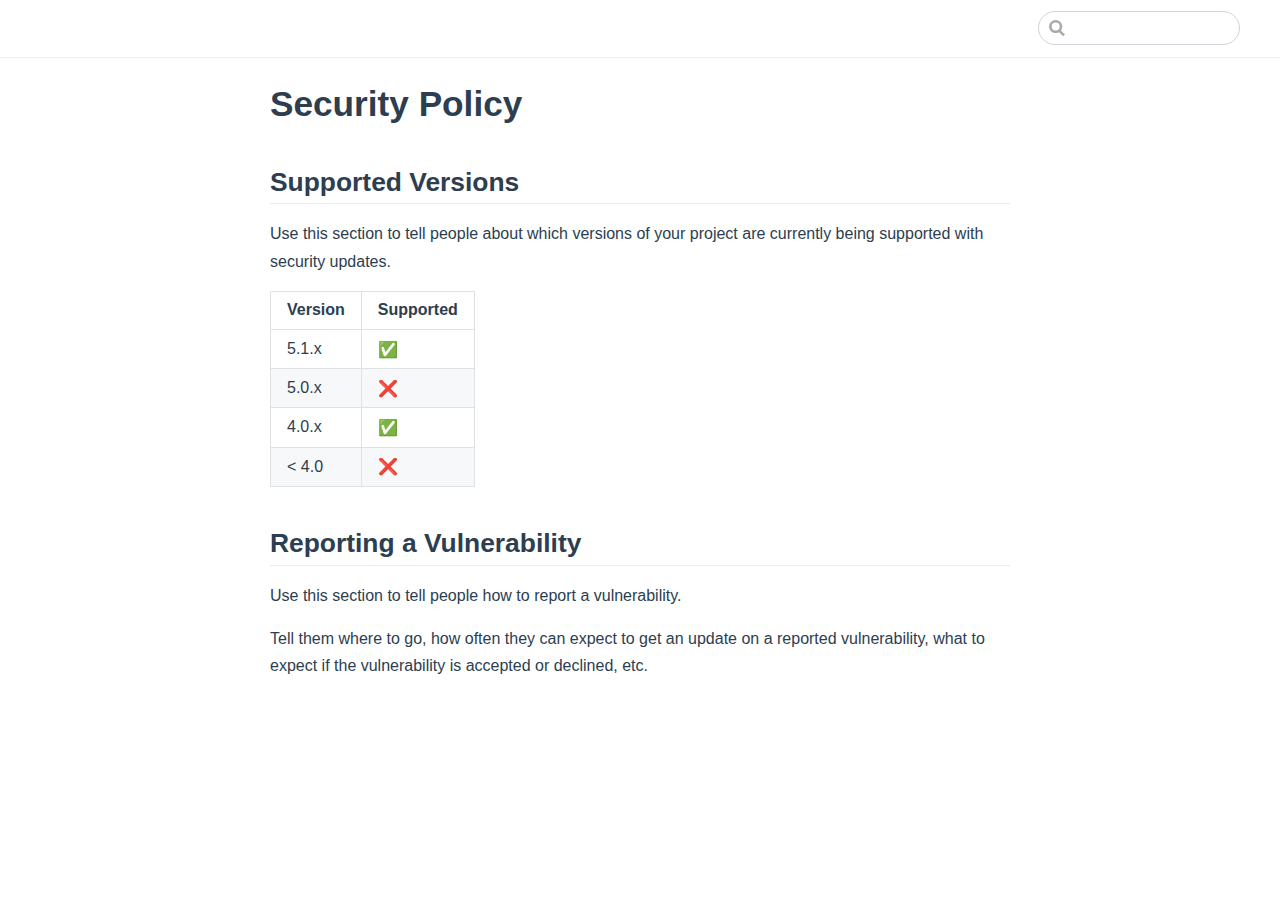
<file: SECURITY.html>
<!DOCTYPE html>
<html lang="en-US">
  <head>
    <meta charset="utf-8">
    <meta name="viewport" content="width=device-width,initial-scale=1">
    <title>Security Policy</title>
    <meta name="generator" content="VuePress 1.9.7">
    
    <meta name="description" content="">
    
    <link rel="preload" href="/assets/css/0.styles.d63953be.css" as="style"><link rel="preload" href="/assets/js/app.9c9da293.js" as="script"><link rel="preload" href="/assets/js/2.450ca679.js" as="script"><link rel="preload" href="/assets/js/8.4580e37e.js" as="script"><link rel="prefetch" href="/assets/js/3.7da12f20.js"><link rel="prefetch" href="/assets/js/4.c7616574.js"><link rel="prefetch" href="/assets/js/5.242cdde4.js"><link rel="prefetch" href="/assets/js/6.d9f9490d.js"><link rel="prefetch" href="/assets/js/7.de110afe.js">
    <link rel="stylesheet" href="/assets/css/0.styles.d63953be.css">
  </head>
  <body>
    <div id="app" data-server-rendered="true"><div class="theme-container no-sidebar"><header class="navbar"><div class="sidebar-button"><svg xmlns="http://www.w3.org/2000/svg" aria-hidden="true" role="img" viewBox="0 0 448 512" class="icon"><path fill="currentColor" d="M436 124H12c-6.627 0-12-5.373-12-12V80c0-6.627 5.373-12 12-12h424c6.627 0 12 5.373 12 12v32c0 6.627-5.373 12-12 12zm0 160H12c-6.627 0-12-5.373-12-12v-32c0-6.627 5.373-12 12-12h424c6.627 0 12 5.373 12 12v32c0 6.627-5.373 12-12 12zm0 160H12c-6.627 0-12-5.373-12-12v-32c0-6.627 5.373-12 12-12h424c6.627 0 12 5.373 12 12v32c0 6.627-5.373 12-12 12z"></path></svg></div> <a href="/" class="home-link router-link-active"></a> <div class="links"><div class="search-box"><input aria-label="Search" autocomplete="off" spellcheck="false" value=""> <!----></div> <!----></div></header> <div class="sidebar-mask"></div> <aside class="sidebar"><!---->  <!----> </aside> <main class="page"> <div class="theme-default-content content__default"><h1 id="security-policy"><a href="#security-policy" class="header-anchor">#</a> Security Policy</h1> <h2 id="supported-versions"><a href="#supported-versions" class="header-anchor">#</a> Supported Versions</h2> <p>Use this section to tell people about which versions of your project are
currently being supported with security updates.</p> <table><thead><tr><th>Version</th> <th>Supported</th></tr></thead> <tbody><tr><td>5.1.x</td> <td>✅</td></tr> <tr><td>5.0.x</td> <td>❌</td></tr> <tr><td>4.0.x</td> <td>✅</td></tr> <tr><td>&lt; 4.0</td> <td>❌</td></tr></tbody></table> <h2 id="reporting-a-vulnerability"><a href="#reporting-a-vulnerability" class="header-anchor">#</a> Reporting a Vulnerability</h2> <p>Use this section to tell people how to report a vulnerability.</p> <p>Tell them where to go, how often they can expect to get an update on a
reported vulnerability, what to expect if the vulnerability is accepted or
declined, etc.</p></div> <footer class="page-edit"><!----> <!----></footer> <!----> </main></div><div class="global-ui"></div></div>
    <script src="/assets/js/app.9c9da293.js" defer></script><script src="/assets/js/2.450ca679.js" defer></script><script src="/assets/js/8.4580e37e.js" defer></script>
  </body>
</html>
</file>
<file: assets/css/0.styles.d63953be.css>
code[class*=language-],pre[class*=language-]{color:#ccc;background:none;font-family:Consolas,Monaco,Andale Mono,Ubuntu Mono,monospace;font-size:1em;text-align:left;white-space:pre;word-spacing:normal;word-break:normal;word-wrap:normal;line-height:1.5;-o-tab-size:4;tab-size:4;-webkit-hyphens:none;hyphens:none}pre[class*=language-]{padding:1em;margin:.5em 0;overflow:auto}:not(pre)>code[class*=language-],pre[class*=language-]{background:#2d2d2d}:not(pre)>code[class*=language-]{padding:.1em;border-radius:.3em;white-space:normal}.token.block-comment,.token.cdata,.token.comment,.token.doctype,.token.prolog{color:#999}.token.punctuation{color:#ccc}.token.attr-name,.token.deleted,.token.namespace,.token.tag{color:#e2777a}.token.function-name{color:#6196cc}.token.boolean,.token.function,.token.number{color:#f08d49}.token.class-name,.token.constant,.token.property,.token.symbol{color:#f8c555}.token.atrule,.token.builtin,.token.important,.token.keyword,.token.selector{color:#cc99cd}.token.attr-value,.token.char,.token.regex,.token.string,.token.variable{color:#7ec699}.token.entity,.token.operator,.token.url{color:#67cdcc}.token.bold,.token.important{font-weight:700}.token.italic{font-style:italic}.token.entity{cursor:help}.token.inserted{color:green}.theme-default-content code{color:#476582;padding:.25rem .5rem;margin:0;font-size:.85em;background-color:rgba(27,31,35,.05);border-radius:3px}.theme-default-content code .token.deleted{color:#ec5975}.theme-default-content code .token.inserted{color:#3eaf7c}.theme-default-content pre,.theme-default-content pre[class*=language-]{line-height:1.4;padding:1.25rem 1.5rem;margin:.85rem 0;background-color:#282c34;border-radius:6px;overflow:auto}.theme-default-content pre[class*=language-] code,.theme-default-content pre code{color:#fff;padding:0;background-color:transparent;border-radius:0}div[class*=language-]{position:relative;background-color:#282c34;border-radius:6px}div[class*=language-] .highlight-lines{-webkit-user-select:none;user-select:none;padding-top:1.3rem;position:absolute;top:0;left:0;width:100%;line-height:1.4}div[class*=language-] .highlight-lines .highlighted{background-color:rgba(0,0,0,.66)}div[class*=language-] pre,div[class*=language-] pre[class*=language-]{background:transparent;position:relative;z-index:1}div[class*=language-]:before{position:absolute;z-index:3;top:.8em;right:1em;font-size:.75rem;color:hsla(0,0%,100%,.4)}div[class*=language-]:not(.line-numbers-mode) .line-numbers-wrapper{display:none}div[class*=language-].line-numbers-mode .highlight-lines .highlighted{position:relative}div[class*=language-].line-numbers-mode .highlight-lines .highlighted:before{content:" ";position:absolute;z-index:3;left:0;top:0;display:block;width:3.5rem;height:100%;background-color:rgba(0,0,0,.66)}div[class*=language-].line-numbers-mode pre{padding-left:4.5rem;vertical-align:middle}div[class*=language-].line-numbers-mode .line-numbers-wrapper{position:absolute;top:0;width:3.5rem;text-align:center;color:hsla(0,0%,100%,.3);padding:1.25rem 0;line-height:1.4}div[class*=language-].line-numbers-mode .line-numbers-wrapper br{-webkit-user-select:none;user-select:none}div[class*=language-].line-numbers-mode .line-numbers-wrapper .line-number{position:relative;z-index:4;-webkit-user-select:none;user-select:none;font-size:.85em}div[class*=language-].line-numbers-mode:after{content:"";position:absolute;z-index:2;top:0;left:0;width:3.5rem;height:100%;border-radius:6px 0 0 6px;border-right:1px solid rgba(0,0,0,.66);background-color:#282c34}div[class~=language-js]:before{content:"js"}div[class~=language-ts]:before{content:"ts"}div[class~=language-html]:before{content:"html"}div[class~=language-md]:before{content:"md"}div[class~=language-vue]:before{content:"vue"}div[class~=language-css]:before{content:"css"}div[class~=language-sass]:before{content:"sass"}div[class~=language-scss]:before{content:"scss"}div[class~=language-less]:before{content:"less"}div[class~=language-stylus]:before{content:"stylus"}div[class~=language-go]:before{content:"go"}div[class~=language-java]:before{content:"java"}div[class~=language-c]:before{content:"c"}div[class~=language-sh]:before{content:"sh"}div[class~=language-yaml]:before{content:"yaml"}div[class~=language-py]:before{content:"py"}div[class~=language-docker]:before{content:"docker"}div[class~=language-dockerfile]:before{content:"dockerfile"}div[class~=language-makefile]:before{content:"makefile"}div[class~=language-javascript]:before{content:"js"}div[class~=language-typescript]:before{content:"ts"}div[class~=language-markup]:before{content:"html"}div[class~=language-markdown]:before{content:"md"}div[class~=language-json]:before{content:"json"}div[class~=language-ruby]:before{content:"rb"}div[class~=language-python]:before{content:"py"}div[class~=language-bash]:before{content:"sh"}div[class~=language-php]:before{content:"php"}.custom-block .custom-block-title{font-weight:600;margin-bottom:-.4rem}.custom-block.danger,.custom-block.tip,.custom-block.warning{padding:.1rem 1.5rem;border-left-width:.5rem;border-left-style:solid;margin:1rem 0}.custom-block.tip{background-color:#f3f5f7;border-color:#42b983}.custom-block.warning{background-color:rgba(255,229,100,.3);border-color:#e7c000;color:#6b5900}.custom-block.warning .custom-block-title{color:#b29400}.custom-block.warning a{color:#2c3e50}.custom-block.danger{background-color:#ffe6e6;border-color:#c00;color:#4d0000}.custom-block.danger .custom-block-title{color:#900}.custom-block.danger a{color:#2c3e50}.custom-block.details{display:block;position:relative;border-radius:2px;margin:1.6em 0;padding:1.6em;background-color:#eee}.custom-block.details h4{margin-top:0}.custom-block.details figure:last-child,.custom-block.details p:last-child{margin-bottom:0;padding-bottom:0}.custom-block.details summary{outline:none;cursor:pointer}.arrow{display:inline-block;width:0;height:0}.arrow.up{border-bottom:6px solid #ccc}.arrow.down,.arrow.up{border-left:4px solid transparent;border-right:4px solid transparent}.arrow.down{border-top:6px solid #ccc}.arrow.right{border-left:6px solid #ccc}.arrow.left,.arrow.right{border-top:4px solid transparent;border-bottom:4px solid transparent}.arrow.left{border-right:6px solid #ccc}.theme-default-content:not(.custom){max-width:740px;margin:0 auto;padding:2rem 2.5rem}@media (max-width:959px){.theme-default-content:not(.custom){padding:2rem}}@media (max-width:419px){.theme-default-content:not(.custom){padding:1.5rem}}.table-of-contents .badge{vertical-align:middle}body,html{padding:0;margin:0;background-color:#fff}body{font-family:-apple-system,BlinkMacSystemFont,Segoe UI,Roboto,Oxygen,Ubuntu,Cantarell,Fira Sans,Droid Sans,Helvetica Neue,sans-serif;-webkit-font-smoothing:antialiased;-moz-osx-font-smoothing:grayscale;font-size:16px;color:#2c3e50}.page{padding-left:20rem}.navbar{z-index:20;right:0;height:3.6rem;background-color:#fff;box-sizing:border-box;border-bottom:1px solid #eaecef}.navbar,.sidebar-mask{position:fixed;top:0;left:0}.sidebar-mask{z-index:9;width:100vw;height:100vh;display:none}.sidebar{font-size:16px;background-color:#fff;width:20rem;position:fixed;z-index:10;margin:0;top:3.6rem;left:0;bottom:0;box-sizing:border-box;border-right:1px solid #eaecef;overflow-y:auto}.theme-default-content:not(.custom)>:first-child{margin-top:3.6rem}.theme-default-content:not(.custom) a:hover{text-decoration:underline}.theme-default-content:not(.custom) p.demo{padding:1rem 1.5rem;border:1px solid #ddd;border-radius:4px}.theme-default-content:not(.custom) img{max-width:100%}.theme-default-content.custom{padding:0;margin:0}.theme-default-content.custom img{max-width:100%}a{font-weight:500;text-decoration:none}a,p a code{color:#3eaf7c}p a code{font-weight:400}kbd{background:#eee;border:.15rem solid #ddd;border-bottom:.25rem solid #ddd;border-radius:.15rem;padding:0 .15em}blockquote{font-size:1rem;color:#999;border-left:.2rem solid #dfe2e5;margin:1rem 0;padding:.25rem 0 .25rem 1rem}blockquote>p{margin:0}ol,ul{padding-left:1.2em}strong{font-weight:600}h1,h2,h3,h4,h5,h6{font-weight:600;line-height:1.25}.theme-default-content:not(.custom)>h1,.theme-default-content:not(.custom)>h2,.theme-default-content:not(.custom)>h3,.theme-default-content:not(.custom)>h4,.theme-default-content:not(.custom)>h5,.theme-default-content:not(.custom)>h6{margin-top:-3.1rem;padding-top:4.6rem;margin-bottom:0}.theme-default-content:not(.custom)>h1:first-child,.theme-default-content:not(.custom)>h2:first-child,.theme-default-content:not(.custom)>h3:first-child,.theme-default-content:not(.custom)>h4:first-child,.theme-default-content:not(.custom)>h5:first-child,.theme-default-content:not(.custom)>h6:first-child{margin-top:-1.5rem;margin-bottom:1rem}.theme-default-content:not(.custom)>h1:first-child+.custom-block,.theme-default-content:not(.custom)>h1:first-child+p,.theme-default-content:not(.custom)>h1:first-child+pre,.theme-default-content:not(.custom)>h2:first-child+.custom-block,.theme-default-content:not(.custom)>h2:first-child+p,.theme-default-content:not(.custom)>h2:first-child+pre,.theme-default-content:not(.custom)>h3:first-child+.custom-block,.theme-default-content:not(.custom)>h3:first-child+p,.theme-default-content:not(.custom)>h3:first-child+pre,.theme-default-content:not(.custom)>h4:first-child+.custom-block,.theme-default-content:not(.custom)>h4:first-child+p,.theme-default-content:not(.custom)>h4:first-child+pre,.theme-default-content:not(.custom)>h5:first-child+.custom-block,.theme-default-content:not(.custom)>h5:first-child+p,.theme-default-content:not(.custom)>h5:first-child+pre,.theme-default-content:not(.custom)>h6:first-child+.custom-block,.theme-default-content:not(.custom)>h6:first-child+p,.theme-default-content:not(.custom)>h6:first-child+pre{margin-top:2rem}h1:focus .header-anchor,h1:hover .header-anchor,h2:focus .header-anchor,h2:hover .header-anchor,h3:focus .header-anchor,h3:hover .header-anchor,h4:focus .header-anchor,h4:hover .header-anchor,h5:focus .header-anchor,h5:hover .header-anchor,h6:focus .header-anchor,h6:hover .header-anchor{opacity:1}h1{font-size:2.2rem}h2{font-size:1.65rem;padding-bottom:.3rem;border-bottom:1px solid #eaecef}h3{font-size:1.35rem}a.header-anchor{font-size:.85em;float:left;margin-left:-.87em;padding-right:.23em;margin-top:.125em;opacity:0}a.header-anchor:focus,a.header-anchor:hover{text-decoration:none}.line-number,code,kbd{font-family:source-code-pro,Menlo,Monaco,Consolas,Courier New,monospace}ol,p,ul{line-height:1.7}hr{border:0;border-top:1px solid #eaecef}table{border-collapse:collapse;margin:1rem 0;display:block;overflow-x:auto}tr{border-top:1px solid #dfe2e5}tr:nth-child(2n){background-color:#f6f8fa}td,th{border:1px solid #dfe2e5;padding:.6em 1em}.theme-container.sidebar-open .sidebar-mask{display:block}.theme-container.no-navbar .theme-default-content:not(.custom)>h1,.theme-container.no-navbar h2,.theme-container.no-navbar h3,.theme-container.no-navbar h4,.theme-container.no-navbar h5,.theme-container.no-navbar h6{margin-top:1.5rem;padding-top:0}.theme-container.no-navbar .sidebar{top:0}@media (min-width:720px){.theme-container.no-sidebar .sidebar{display:none}.theme-container.no-sidebar .page{padding-left:0}}@media (max-width:959px){.sidebar{font-size:15px;width:16.4rem}.page{padding-left:16.4rem}}@media (max-width:719px){.sidebar{top:0;padding-top:3.6rem;transform:translateX(-100%);transition:transform .2s ease}.page{padding-left:0}.theme-container.sidebar-open .sidebar{transform:translateX(0)}.theme-container.no-navbar .sidebar{padding-top:0}}@media (max-width:419px){h1{font-size:1.9rem}.theme-default-content div[class*=language-]{margin:.85rem -1.5rem;border-radius:0}}#nprogress{pointer-events:none}#nprogress .bar{background:#3eaf7c;position:fixed;z-index:1031;top:0;left:0;width:100%;height:2px}#nprogress .peg{display:block;position:absolute;right:0;width:100px;height:100%;box-shadow:0 0 10px #3eaf7c,0 0 5px #3eaf7c;opacity:1;transform:rotate(3deg) translateY(-4px)}#nprogress .spinner{display:block;position:fixed;z-index:1031;top:15px;right:15px}#nprogress .spinner-icon{width:18px;height:18px;box-sizing:border-box;border-color:#3eaf7c transparent transparent #3eaf7c;border-style:solid;border-width:2px;border-radius:50%;animation:nprogress-spinner .4s linear infinite}.nprogress-custom-parent{overflow:hidden;position:relative}.nprogress-custom-parent #nprogress .bar,.nprogress-custom-parent #nprogress .spinner{position:absolute}@keyframes nprogress-spinner{0%{transform:rotate(0deg)}to{transform:rotate(1turn)}}.icon.outbound{color:#aaa;display:inline-block;vertical-align:middle;position:relative;top:-1px}.sr-only{position:absolute;width:1px;height:1px;padding:0;margin:-1px;overflow:hidden;clip:rect(0,0,0,0);white-space:nowrap;border-width:0}.home{padding:3.6rem 2rem 0;max-width:960px;margin:0 auto;display:block}.home .hero{text-align:center}.home .hero img{max-width:100%;max-height:280px;display:block;margin:3rem auto 1.5rem}.home .hero h1{font-size:3rem}.home .hero .action,.home .hero .description,.home .hero h1{margin:1.8rem auto}.home .hero .description{max-width:35rem;font-size:1.6rem;line-height:1.3;color:#6a8bad}.home .hero .action-button{display:inline-block;font-size:1.2rem;color:#fff;background-color:#3eaf7c;padding:.8rem 1.6rem;border-radius:4px;transition:background-color .1s ease;box-sizing:border-box;border-bottom:1px solid #389d70}.home .hero .action-button:hover{background-color:#4abf8a}.home .features{border-top:1px solid #eaecef;padding:1.2rem 0;margin-top:2.5rem;display:flex;flex-wrap:wrap;align-items:flex-start;align-content:stretch;justify-content:space-between}.home .feature{flex-grow:1;flex-basis:30%;max-width:30%}.home .feature h2{font-size:1.4rem;font-weight:500;border-bottom:none;padding-bottom:0;color:#3a5169}.home .feature p{color:#4e6e8e}.home .footer{padding:2.5rem;border-top:1px solid #eaecef;text-align:center;color:#4e6e8e}@media (max-width:719px){.home .features{flex-direction:column}.home .feature{max-width:100%;padding:0 2.5rem}}@media (max-width:419px){.home{padding-left:1.5rem;padding-right:1.5rem}.home .hero img{max-height:210px;margin:2rem auto 1.2rem}.home .hero h1{font-size:2rem}.home .hero .action,.home .hero .description,.home .hero h1{margin:1.2rem auto}.home .hero .description{font-size:1.2rem}.home .hero .action-button{font-size:1rem;padding:.6rem 1.2rem}.home .feature h2{font-size:1.25rem}}.search-box{display:inline-block;position:relative;margin-right:1rem}.search-box input{cursor:text;width:10rem;height:2rem;color:#4e6e8e;display:inline-block;border:1px solid #cfd4db;border-radius:2rem;font-size:.9rem;line-height:2rem;padding:0 .5rem 0 2rem;outline:none;transition:all .2s ease;background:#fff url(/assets/img/search.83621669.svg) .6rem .5rem no-repeat;background-size:1rem}.search-box input:focus{cursor:auto;border-color:#3eaf7c}.search-box .suggestions{background:#fff;width:20rem;position:absolute;top:2rem;border:1px solid #cfd4db;border-radius:6px;padding:.4rem;list-style-type:none}.search-box .suggestions.align-right{right:0}.search-box .suggestion{line-height:1.4;padding:.4rem .6rem;border-radius:4px;cursor:pointer}.search-box .suggestion a{white-space:normal;color:#5d82a6}.search-box .suggestion a .page-title{font-weight:600}.search-box .suggestion a .header{font-size:.9em;margin-left:.25em}.search-box .suggestion.focused{background-color:#f3f4f5}.search-box .suggestion.focused a{color:#3eaf7c}@media (max-width:959px){.search-box input{cursor:pointer;width:0;border-color:transparent;position:relative}.search-box input:focus{cursor:text;left:0;width:10rem}}@media (-ms-high-contrast:none){.search-box input{height:2rem}}@media (max-width:959px) and (min-width:719px){.search-box .suggestions{left:0}}@media (max-width:719px){.search-box{margin-right:0}.search-box input{left:1rem}.search-box .suggestions{right:0}}@media (max-width:419px){.search-box .suggestions{width:calc(100vw - 4rem)}.search-box input:focus{width:8rem}}.sidebar-button{cursor:pointer;display:none;width:1.25rem;height:1.25rem;position:absolute;padding:.6rem;top:.6rem;left:1rem}.sidebar-button .icon{display:block;width:1.25rem;height:1.25rem}@media (max-width:719px){.sidebar-button{display:block}}.dropdown-enter,.dropdown-leave-to{height:0!important}.dropdown-wrapper{cursor:pointer}.dropdown-wrapper .dropdown-title,.dropdown-wrapper .mobile-dropdown-title{display:block;font-size:.9rem;font-family:inherit;cursor:inherit;padding:inherit;line-height:1.4rem;background:transparent;border:none;font-weight:500;color:#2c3e50}.dropdown-wrapper .dropdown-title:hover,.dropdown-wrapper .mobile-dropdown-title:hover{border-color:transparent}.dropdown-wrapper .dropdown-title .arrow,.dropdown-wrapper .mobile-dropdown-title .arrow{vertical-align:middle;margin-top:-1px;margin-left:.4rem}.dropdown-wrapper .mobile-dropdown-title{display:none;font-weight:600}.dropdown-wrapper .mobile-dropdown-title font-size inherit:hover{color:#3eaf7c}.dropdown-wrapper .nav-dropdown .dropdown-item{color:inherit;line-height:1.7rem}.dropdown-wrapper .nav-dropdown .dropdown-item h4{margin:.45rem 0 0;border-top:1px solid #eee;padding:1rem 1.5rem .45rem 1.25rem}.dropdown-wrapper .nav-dropdown .dropdown-item .dropdown-subitem-wrapper{padding:0;list-style:none}.dropdown-wrapper .nav-dropdown .dropdown-item .dropdown-subitem-wrapper .dropdown-subitem{font-size:.9em}.dropdown-wrapper .nav-dropdown .dropdown-item a{display:block;line-height:1.7rem;position:relative;border-bottom:none;font-weight:400;margin-bottom:0;padding:0 1.5rem 0 1.25rem}.dropdown-wrapper .nav-dropdown .dropdown-item a.router-link-active,.dropdown-wrapper .nav-dropdown .dropdown-item a:hover{color:#3eaf7c}.dropdown-wrapper .nav-dropdown .dropdown-item a.router-link-active:after{content:"";width:0;height:0;border-left:5px solid #3eaf7c;border-top:3px solid transparent;border-bottom:3px solid transparent;position:absolute;top:calc(50% - 2px);left:9px}.dropdown-wrapper .nav-dropdown .dropdown-item:first-child h4{margin-top:0;padding-top:0;border-top:0}@media (max-width:719px){.dropdown-wrapper.open .dropdown-title{margin-bottom:.5rem}.dropdown-wrapper .dropdown-title{display:none}.dropdown-wrapper .mobile-dropdown-title{display:block}.dropdown-wrapper .nav-dropdown{transition:height .1s ease-out;overflow:hidden}.dropdown-wrapper .nav-dropdown .dropdown-item h4{border-top:0;margin-top:0;padding-top:0}.dropdown-wrapper .nav-dropdown .dropdown-item>a,.dropdown-wrapper .nav-dropdown .dropdown-item h4{font-size:15px;line-height:2rem}.dropdown-wrapper .nav-dropdown .dropdown-item .dropdown-subitem{font-size:14px;padding-left:1rem}}@media (min-width:719px){.dropdown-wrapper{height:1.8rem}.dropdown-wrapper.open .nav-dropdown,.dropdown-wrapper:hover .nav-dropdown{display:block!important}.dropdown-wrapper.open:blur{display:none}.dropdown-wrapper .nav-dropdown{display:none;height:auto!important;box-sizing:border-box;max-height:calc(100vh - 2.7rem);overflow-y:auto;position:absolute;top:100%;right:0;background-color:#fff;padding:.6rem 0;border:1px solid;border-color:#ddd #ddd #ccc;text-align:left;border-radius:.25rem;white-space:nowrap;margin:0}}.nav-links{display:inline-block}.nav-links a{line-height:1.4rem;color:inherit}.nav-links a.router-link-active,.nav-links a:hover{color:#3eaf7c}.nav-links .nav-item{position:relative;display:inline-block;margin-left:1.5rem;line-height:2rem}.nav-links .nav-item:first-child{margin-left:0}.nav-links .repo-link{margin-left:1.5rem}@media (max-width:719px){.nav-links .nav-item,.nav-links .repo-link{margin-left:0}}@media (min-width:719px){.nav-links a.router-link-active,.nav-links a:hover{color:#2c3e50}.nav-item>a:not(.external).router-link-active,.nav-item>a:not(.external):hover{margin-bottom:-2px;border-bottom:2px solid #46bd87}}.navbar{padding:.7rem 1.5rem;line-height:2.2rem}.navbar a,.navbar img,.navbar span{display:inline-block}.navbar .logo{height:2.2rem;min-width:2.2rem;margin-right:.8rem;vertical-align:top}.navbar .site-name{font-size:1.3rem;font-weight:600;color:#2c3e50;position:relative}.navbar .links{padding-left:1.5rem;box-sizing:border-box;background-color:#fff;white-space:nowrap;font-size:.9rem;position:absolute;right:1.5rem;top:.7rem;display:flex}.navbar .links .search-box{flex:0 0 auto;vertical-align:top}@media (max-width:719px){.navbar{padding-left:4rem}.navbar .can-hide{display:none}.navbar .links{padding-left:1.5rem}.navbar .site-name{width:calc(100vw - 9.4rem);overflow:hidden;white-space:nowrap;text-overflow:ellipsis}}.page-edit{max-width:740px;margin:0 auto;padding:2rem 2.5rem}@media (max-width:959px){.page-edit{padding:2rem}}@media (max-width:419px){.page-edit{padding:1.5rem}}.page-edit{padding-top:1rem;padding-bottom:1rem;overflow:auto}.page-edit .edit-link{display:inline-block}.page-edit .edit-link a{color:#4e6e8e;margin-right:.25rem}.page-edit .last-updated{float:right;font-size:.9em}.page-edit .last-updated .prefix{font-weight:500;color:#4e6e8e}.page-edit .last-updated .time{font-weight:400;color:#767676}@media (max-width:719px){.page-edit .edit-link{margin-bottom:.5rem}.page-edit .last-updated{font-size:.8em;float:none;text-align:left}}.page-nav{max-width:740px;margin:0 auto;padding:2rem 2.5rem}@media (max-width:959px){.page-nav{padding:2rem}}@media (max-width:419px){.page-nav{padding:1.5rem}}.page-nav{padding-top:1rem;padding-bottom:0}.page-nav .inner{min-height:2rem;margin-top:0;border-top:1px solid #eaecef;padding-top:1rem;overflow:auto}.page-nav .next{float:right}.page{padding-bottom:2rem;display:block}.sidebar-group .sidebar-group{padding-left:.5em}.sidebar-group:not(.collapsable) .sidebar-heading:not(.clickable){cursor:auto;color:inherit}.sidebar-group.is-sub-group{padding-left:0}.sidebar-group.is-sub-group>.sidebar-heading{font-size:.95em;line-height:1.4;font-weight:400;padding-left:2rem}.sidebar-group.is-sub-group>.sidebar-heading:not(.clickable){opacity:.5}.sidebar-group.is-sub-group>.sidebar-group-items{padding-left:1rem}.sidebar-group.is-sub-group>.sidebar-group-items>li>.sidebar-link{font-size:.95em;border-left:none}.sidebar-group.depth-2>.sidebar-heading{border-left:none}.sidebar-heading{color:#2c3e50;transition:color .15s ease;cursor:pointer;font-size:1.1em;font-weight:700;padding:.35rem 1.5rem .35rem 1.25rem;width:100%;box-sizing:border-box;margin:0;border-left:.25rem solid transparent}.sidebar-heading.open,.sidebar-heading:hover{color:inherit}.sidebar-heading .arrow{position:relative;top:-.12em;left:.5em}.sidebar-heading.clickable.active{font-weight:600;color:#3eaf7c;border-left-color:#3eaf7c}.sidebar-heading.clickable:hover{color:#3eaf7c}.sidebar-group-items{transition:height .1s ease-out;font-size:.95em;overflow:hidden}.sidebar .sidebar-sub-headers{padding-left:1rem;font-size:.95em}a.sidebar-link{font-size:1em;font-weight:400;display:inline-block;color:#2c3e50;border-left:.25rem solid transparent;padding:.35rem 1rem .35rem 1.25rem;line-height:1.4;width:100%;box-sizing:border-box}a.sidebar-link:hover{color:#3eaf7c}a.sidebar-link.active{font-weight:600;color:#3eaf7c;border-left-color:#3eaf7c}.sidebar-group a.sidebar-link{padding-left:2rem}.sidebar-sub-headers a.sidebar-link{padding-top:.25rem;padding-bottom:.25rem;border-left:none}.sidebar-sub-headers a.sidebar-link.active{font-weight:500}.sidebar ul{padding:0;margin:0;list-style-type:none}.sidebar a{display:inline-block}.sidebar .nav-links{display:none;border-bottom:1px solid #eaecef;padding:.5rem 0 .75rem}.sidebar .nav-links a{font-weight:600}.sidebar .nav-links .nav-item,.sidebar .nav-links .repo-link{display:block;line-height:1.25rem;font-size:1.1em;padding:.5rem 0 .5rem 1.5rem}.sidebar>.sidebar-links{padding:1.5rem 0}.sidebar>.sidebar-links>li>a.sidebar-link{font-size:1.1em;line-height:1.7;font-weight:700}.sidebar>.sidebar-links>li:not(:first-child){margin-top:.75rem}@media (max-width:719px){.sidebar .nav-links{display:block}.sidebar .nav-links .dropdown-wrapper .nav-dropdown .dropdown-item a.router-link-active:after{top:calc(1rem - 2px)}.sidebar>.sidebar-links{padding:1rem 0}}.badge[data-v-45bc2226]{display:inline-block;font-size:14px;height:18px;line-height:18px;border-radius:3px;padding:0 6px;color:#fff}.badge.green[data-v-45bc2226],.badge.tip[data-v-45bc2226],.badge[data-v-45bc2226]{background-color:#42b983}.badge.error[data-v-45bc2226]{background-color:#da5961}.badge.warn[data-v-45bc2226],.badge.warning[data-v-45bc2226],.badge.yellow[data-v-45bc2226]{background-color:#e7c000}.badge+.badge[data-v-45bc2226]{margin-left:5px}.theme-code-block[data-v-51d64989]{display:none}.theme-code-block__active[data-v-51d64989]{display:block}.theme-code-block>pre[data-v-51d64989]{background-color:orange}.theme-code-group__nav[data-v-550b4d98]{margin-bottom:-35px;background-color:#282c34;padding-bottom:22px;border-top-left-radius:6px;border-top-right-radius:6px;padding-left:10px;padding-top:10px}.theme-code-group__ul[data-v-550b4d98]{margin:auto 0;padding-left:0;display:inline-flex;list-style:none}.theme-code-group__nav-tab[data-v-550b4d98]{border:0;padding:5px;cursor:pointer;background-color:transparent;font-size:.85em;line-height:1.4;color:hsla(0,0%,100%,.9);font-weight:600}.theme-code-group__nav-tab-active[data-v-550b4d98]{border-bottom:1px solid #42b983}.pre-blank[data-v-550b4d98]{color:#42b983}
</file>
